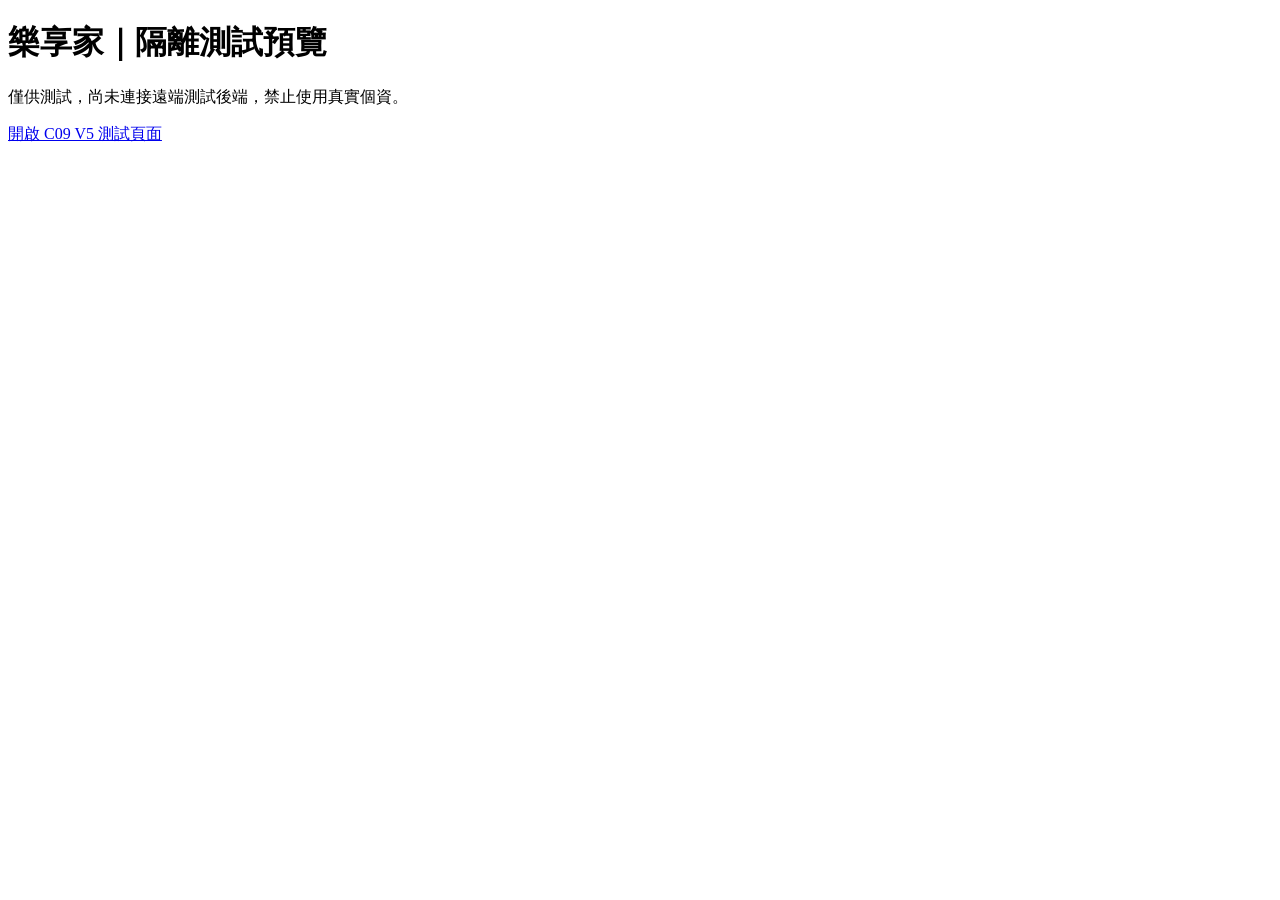
<file: index.html>
<!doctype html><html lang="zh-Hant"><meta charset="utf-8"><meta name="viewport" content="width=device-width,initial-scale=1"><meta name="robots" content="noindex,nofollow"><title>樂享家｜隔離測試預覽</title><body><h1>樂享家｜隔離測試預覽</h1><p>僅供測試，尚未連接遠端測試後端，禁止使用真實個資。</p><a href="app/c09-v5.html">開啟 C09 V5 測試頁面</a></body></html>
</file>
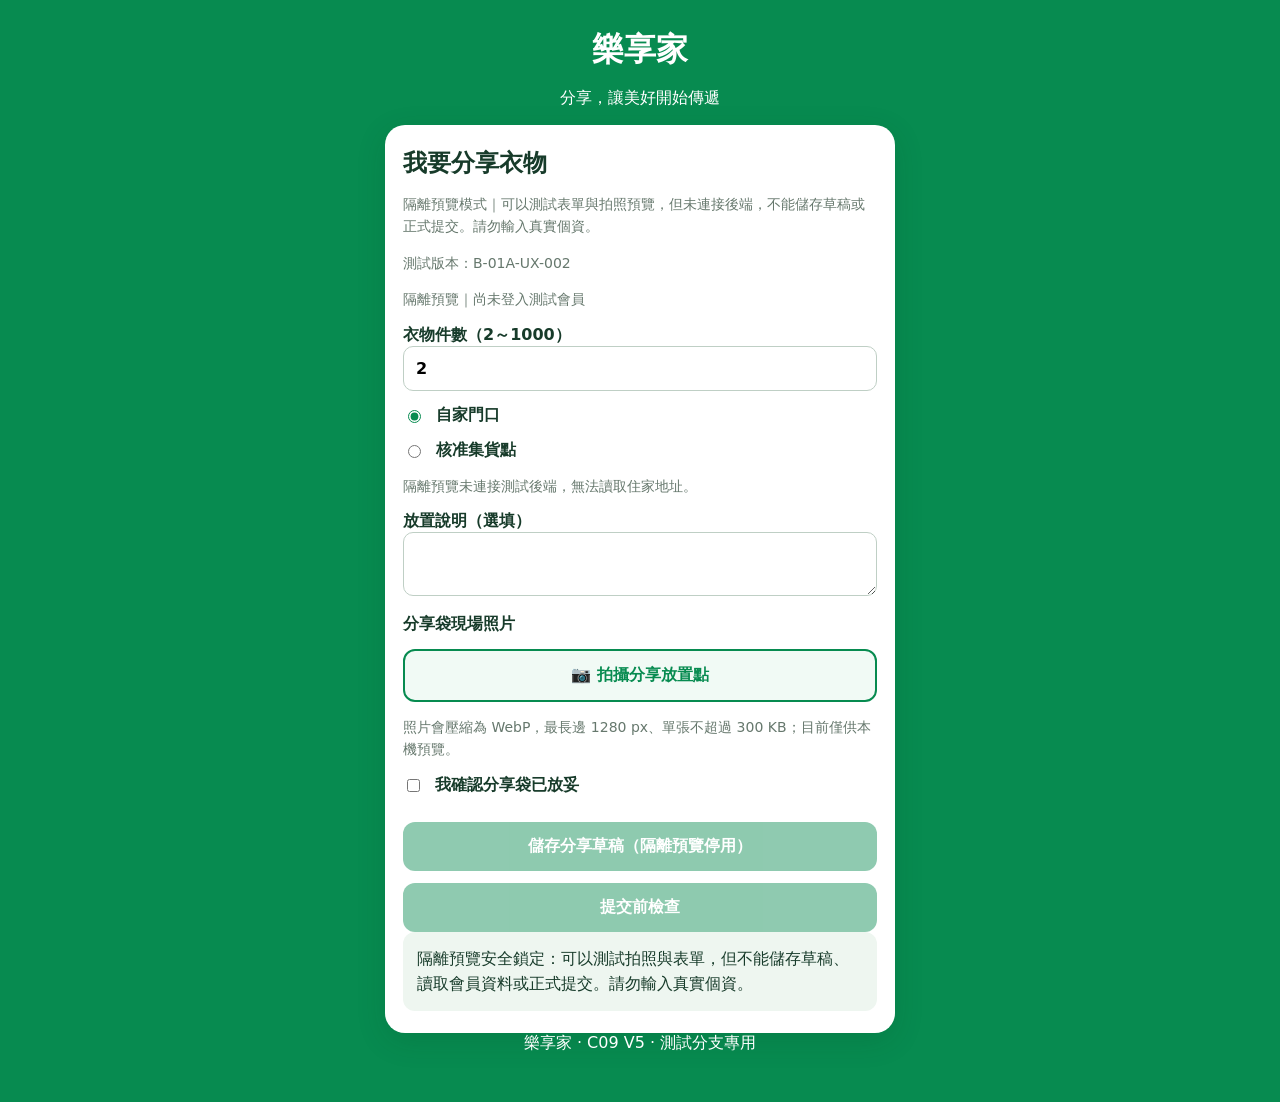
<file: app/c09-v5.html>
<!doctype html>
<html lang="zh-Hant"><head><meta charset="utf-8"><meta name="viewport" content="width=device-width,initial-scale=1">
<title>樂享家｜C09 V5 分享流程（未部署）</title>
<style>
:root{font-family:system-ui,"Noto Sans TC",sans-serif;background:#078b50;color:#173b2a}*{box-sizing:border-box}
body{margin:0}main{max-width:540px;margin:auto;padding:20px 15px 48px}header,footer{text-align:center;color:white}
.card{background:white;border-radius:20px;padding:22px 18px;box-shadow:0 8px 30px #00381b24}
h1{margin:8px 0}h2{margin:0}label{display:block;margin:14px 0;font-weight:600}
input,select,textarea{font:inherit;width:100%;padding:12px;border:1px solid #bfcfc5;border-radius:10px}
input[type=checkbox],input[type=radio]{width:auto;accent-color:#078b50}
button{font:inherit;width:100%;padding:14px;margin-top:12px;border:0;border-radius:12px;background:#078b50;color:white;font-weight:700}
button:disabled{opacity:.45;cursor:not-allowed}.hidden{display:none!important}.muted{color:#66786d;font-size:14px;line-height:1.6}
#status{white-space:pre-wrap;background:#eef6f0;border-radius:12px;padding:14px;line-height:1.6}
#preview{display:block;max-width:100%;max-height:280px;width:auto;object-fit:cover;border-radius:12px;margin-top:12px}#preview.hidden{display:none}.photo-picker{display:block;position:relative;overflow:hidden;border:2px solid #078b50;border-radius:12px;padding:14px;text-align:center;color:#078b50;background:#f1faf5;cursor:pointer}.photo-picker input{position:absolute;inset:0;opacity:0;width:100%;height:100%;cursor:pointer}.photo-hint{margin:6px 0 0}.row{display:flex;gap:12px;align-items:center}
</style></head><body><main><header><h1>樂享家</h1><p>分享，讓美好開始傳遞</p></header>
<section class="card"><h2>我要分享衣物</h2>
<p class="muted">隔離預覽模式｜可以測試表單與拍照預覽，但未連接後端，不能儲存草稿或正式提交。請勿輸入真實個資。</p><p class="muted" id="buildVersion">測試版本：B-01A-UX-002</p>
<p id="identity" class="muted">確認登入中…</p>
<label>衣物件數（2～1000）<input id="count" type="number" min="2" max="1000" value="2"></label>
<label class="row"><input type="radio" name="kind" value="home" checked> 自家門口</label>
<label class="row"><input type="radio" name="kind" value="collection_point"> 核准集貨點</label>
<div id="home"><p id="address" class="muted">登入測試會員後顯示住家地址；目前不會讀取個人資料。</p></div>
<div id="point" class="hidden"><label>集貨點<select id="pointSelect"><option value="">請選擇</option></select></label></div>
<label>放置說明（選填）<textarea id="note" rows="2" maxlength="500"></textarea></label>
<label>分享袋現場照片</label>
<label class="photo-picker"><span id="photoLabel">📷 拍攝分享放置點</span><input id="photo" type="file" accept="image/jpeg,image/png,image/webp" capture="environment" aria-label="拍攝分享放置點"></label>
<p class="muted photo-hint">照片會壓縮為 WebP，最長邊 1280 px、單張不超過 300 KB；目前僅供本機預覽。</p>
<img id="preview" class="hidden" alt="分享袋放置位置照片預覽">
<label class="row"><input id="placed" type="checkbox"> 我確認分享袋已放妥</label>
<button id="save" type="button" disabled>儲存分享草稿（隔離預覽停用）</button>
<button id="preflight" type="button" disabled>提交前檢查</button>
<div id="agreement" class="hidden"><h3>分享協議</h3><div id="terms" class="muted"></div>
<label class="row"><input id="transfer" type="checkbox"> 同意衣物所有權移轉</label>
<label class="row"><input id="noReturn" type="checkbox"> 同意交付後不退回</label>
<label class="row"><input id="recycling" type="checkbox"> 同意不合格衣物依法轉贈或回收</label>
<button id="submit" type="button" disabled>確認正式申報</button></div>
<div id="status" role="status">安全鎖定：未連接測試後端，無法儲存或正式提交；照片僅供本機預覽。</div></section><footer>樂享家 · C09 V5 · 測試分支專用</footer></main>
<script type="module" src="./c09-v5.js?v=B-01A-UX-002"></script></body></html>
</file>
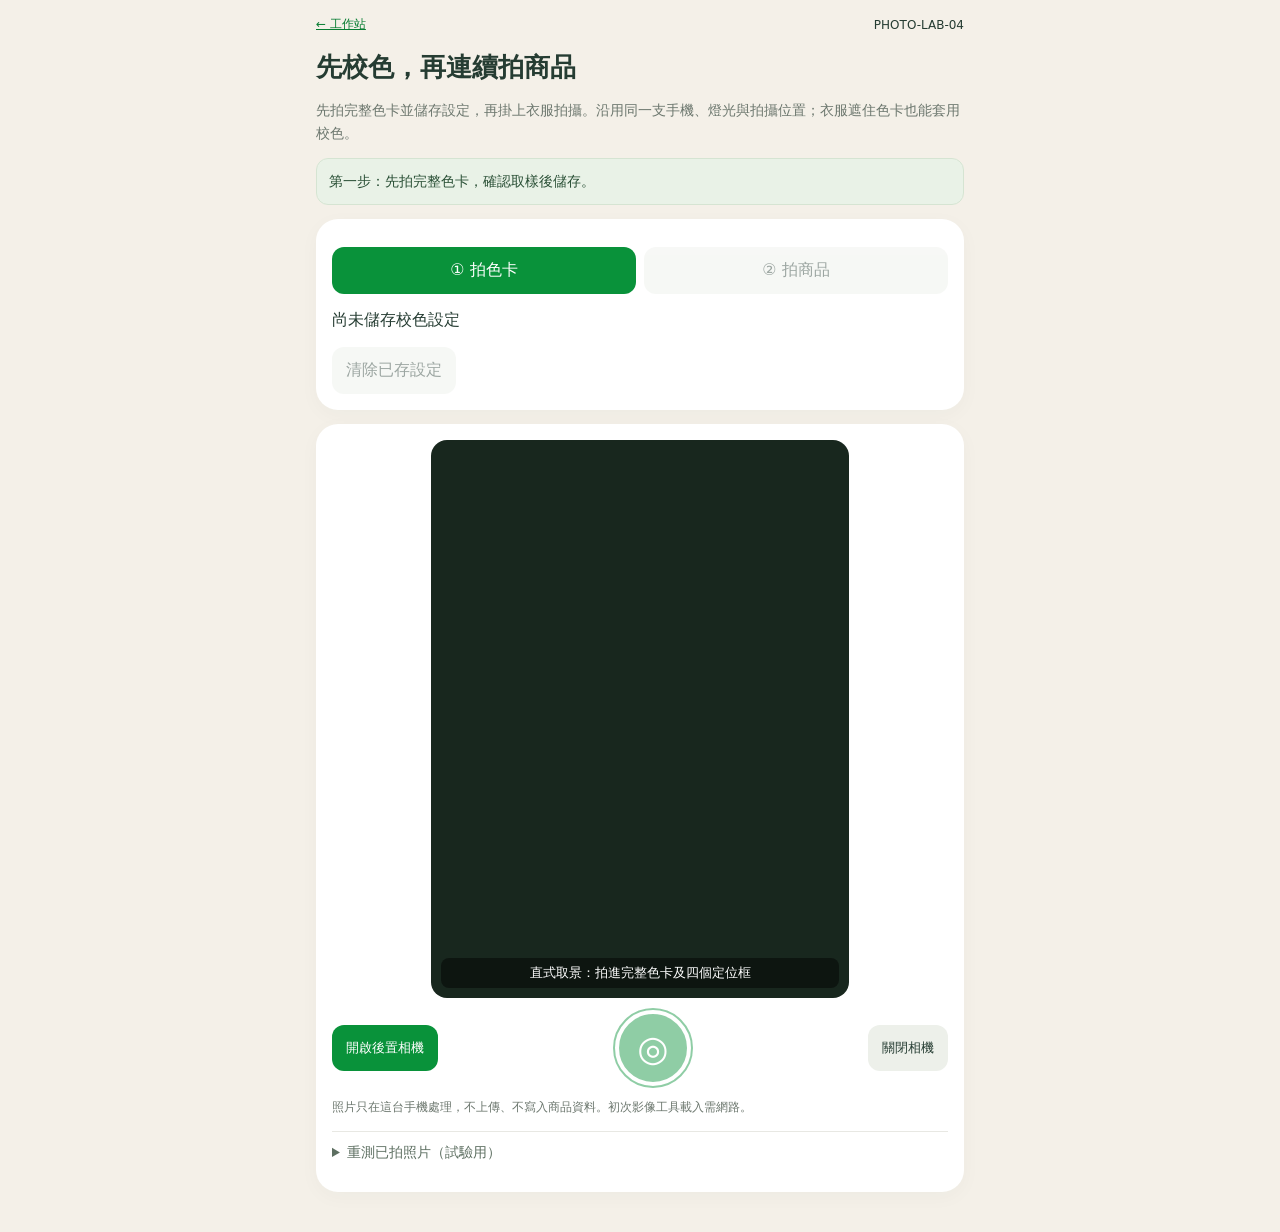
<file: ui-candidate/artisan-photo-lab.html>
<!doctype html><html lang="zh-Hant"><head><meta charset="utf-8"><meta name="viewport" content="width=device-width,initial-scale=1,viewport-fit=cover"><meta name="referrer" content="no-referrer"><title>樂享家｜平拍校色去背測試</title><link rel="stylesheet" href="artisan-photo-lab.css?v=PHOTO-LAB-04"></head><body><main><header><a href="artisan.html">← 工作站</a><span>PHOTO-LAB-04</span></header><h1>先校色，再連續拍商品</h1><p class="intro">先拍完整色卡並儲存設定，再掛上衣服拍攝。沿用同一支手機、燈光與拍攝位置；衣服遮住色卡也能套用校色。</p><div id="status" role="status" aria-live="polite">第一步：先拍完整色卡，確認取樣後儲存。</div><section id="workflow"><div class="row"><button id="calibrationMode">① 拍色卡</button><button id="productMode" class="light">② 拍商品</button></div><p id="profileState">尚未儲存校色設定</p><button id="clearProfile" class="light">清除已存設定</button></section><section id="camera"><div class="camera-stage"><div id="garmentGuide" hidden></div><video id="video" autoplay playsinline muted></video><div id="cameraHint">直式取景：拍進完整色卡及四個定位框</div></div><div class="camera-controls"><button id="start">開啟後置相機</button><button id="shoot" class="shutter" disabled aria-label="拍照並處理">◎</button><button id="stop" class="light">關閉相機</button></div><small>照片只在這台手機處理，不上傳、不寫入商品資料。初次影像工具載入需網路。</small><details><summary>重測已拍照片（試驗用）</summary><label>選擇照片<input id="file" type="file" accept="image/jpeg,image/png,image/webp"></label></details></section><section id="editor" hidden><div class="row"><button id="process">重新處理本張</button><button id="retake" class="light">重拍</button></div><button id="saveProfile" hidden>儲存校色設定，開始拍商品</button><div class="state-grid"><div id="colorState">校色：尚未處理</div><div id="cutState">去背：尚未處理</div></div><div class="tabs" role="group" aria-label="預覽模式"><button data-view="original" class="light">原圖</button><button data-view="color" class="light">只看校色</button><button data-view="result" class="active">去背結果</button></div><p id="hint">處理完成後，點「原圖」比較效果。</p><div id="canvasWrap"><canvas id="display" aria-label="照片操作與預覽"></canvas></div><div id="cardPreviewPanel" hidden><strong>色卡取樣檢查</strong><canvas id="cardPreview" aria-label="色卡取樣位置放大預覽"></canvas><small>取樣圈應落在各色塊內；若位置偏離，請手動定位重做。</small></div><label class="range">校色強度 <output id="strengthValue">65%</output><input id="strength" type="range" min="0" max="100" value="65"></label><div class="row options"><label><input id="white" type="checkbox" checked> 白底（取消為透明）</label><label><input id="crop" type="checkbox" checked> 裁切至衣物</label></div><details><summary>辨識不準？定位／修整</summary><div class="row"><button id="manualCard" class="light">手動定位色卡</button><button id="selectRect" class="light">框選衣物</button></div><div class="row"><button id="colorOnly" class="light">重算色卡／套用設定</button><button id="cutOnly" class="light">只重新去背</button></div><label class="range">畫面放大（可左右移動）<input id="zoom" type="range" min="1" max="4" step="0.5" value="1"></label><div class="row"><button id="erase" class="light">擦除殘留</button><button id="restore" class="light">補回衣物</button><button id="finishEdit" class="light">結束修整</button></div><button id="undo" class="light">復原上一筆修整</button><small>手動色卡定位：依序點四個黑框中心「左上 → 右上 → 右下 → 左下」。只接受 LS-CIRCLE-01／R2；卡片需正向。框選衣物：點左上與右下，衣服要完整在框內、盡量避開色卡。</small></details><div class="row"><button id="save">下載處理照片</button><button id="saveOriginal" class="light">下載原圖</button></div><button id="reset" class="light">還原全部處理</button><p class="fine">校色設定只儲存在此瀏覽器，不含照片。換燈光、手機或拍攝位置請重新校色。去背為本機輪廓分離，非生成重畫，細邊、蕾絲及相近色背景需檢查。重新整理會清除本次照片。</p></section></main><script src="artisan-photo-engine.js?v=PHOTO-LAB-04"></script><script src="artisan-photo-lab.js?v=PHOTO-LAB-04"></script></body></html>
</file>
<file: ui-candidate/artisan-photo-lab.css>
*{box-sizing:border-box}body{margin:0;background:#f4f0e8;color:#253c32;font:16px system-ui,-apple-system,sans-serif}main{max-width:680px;margin:auto;padding:16px 16px 40px}header{display:flex;align-items:center;justify-content:space-between;font-size:12px}a{color:#087d32}h1{font-size:26px;margin-bottom:8px}.intro,small,.fine{color:#6c776e;line-height:1.6}.intro{font-size:14px}section{background:#fff;padding:16px;border-radius:22px;margin-top:14px;box-shadow:0 5px 20px #253c3208}button{border:0;border-radius:12px;padding:13px 14px;background:#09923a;color:#fff;font:inherit;cursor:pointer;min-height:46px}button.light{background:#edf0ea;color:#253c32}button.active{background:#09923a;color:#fff}button:disabled{opacity:.45;cursor:wait}.row,.tabs,.camera-controls{display:flex;gap:8px;flex-wrap:wrap;align-items:center;margin:12px 0}.row>button,.tabs>button{flex:1}.camera-controls{justify-content:space-between}.camera-controls>button:not(.shutter){max-width:35%;font-size:13px}.shutter{border:4px solid white;outline:2px solid #09923a;width:76px;height:76px;border-radius:50%;font-size:36px;padding:0;flex-shrink:0}.camera-stage{position:relative;background:#18271e;border-radius:16px;overflow:hidden;aspect-ratio:3/4;width:min(100%,calc(62dvh * .75));margin-inline:auto}video{display:block;width:100%;height:100%;object-fit:cover;object-position:center}#cameraHint{position:absolute;bottom:10px;left:10px;right:10px;color:white;text-align:center;background:#0007;border-radius:8px;font-size:13px;padding:6px;pointer-events:none}#status{position:sticky;top:0;z-index:3;border-radius:12px;background:#e9f2e7;color:#294f35;padding:12px;font-size:14px;line-height:1.5;border:1px solid #d5e4d2}#status.error{background:#fff0e9;color:#914529;border-color:#ecd2c5}small{display:block;font-size:12px}details{margin:14px 0;border-top:1px solid #e8e8e3;padding-top:12px}summary{cursor:pointer;color:#5d6f61;font-size:14px}label{display:block;font-size:13px}input[type=file]{display:block;max-width:100%;margin:12px 0}#canvasWrap{overflow:auto;border-radius:14px;background:repeating-conic-gradient(#eee 0% 25%,#fff 0% 50%) 0/20px 20px;max-height:65dvh}#display{display:block;width:100%;height:auto;touch-action:pan-y;cursor:crosshair}#display.paint{touch-action:none}#cardPreview{width:100%;height:auto;max-height:240px;object-fit:contain;background:#eee;margin-top:8px}#cardPreviewPanel{margin-top:12px;font-size:13px}.range{margin:18px 0 12px}input[type=range]{width:100%;min-height:34px}input[type=checkbox]{width:18px;height:18px;vertical-align:middle;margin-right:5px}.options{justify-content:space-between}#hint{font-size:14px;color:#5b6d5e;line-height:1.5}.state-grid{display:grid;gap:6px;font-size:13px;color:#526759}.tabs{gap:4px}.tabs button{padding:10px;font-size:14px}.fine{font-size:12px;margin-bottom:0}body.busy #editor button,body.busy #editor input,body.busy #camera button,body.busy #file{pointer-events:none;opacity:.5}[hidden]{display:none!important}
.tabs button{background:#edf0ea;color:#253c32}.tabs button.active{background:#09923a;color:#fff}

#garmentGuide{position:absolute;z-index:1;left:1%;top:32%;width:98%;height:63%;border:2px dashed #fff;border-radius:12px;pointer-events:none;box-shadow:0 0 0 100vmax #0002}body.busy #workflow button{pointer-events:none;opacity:.5}
</file>
